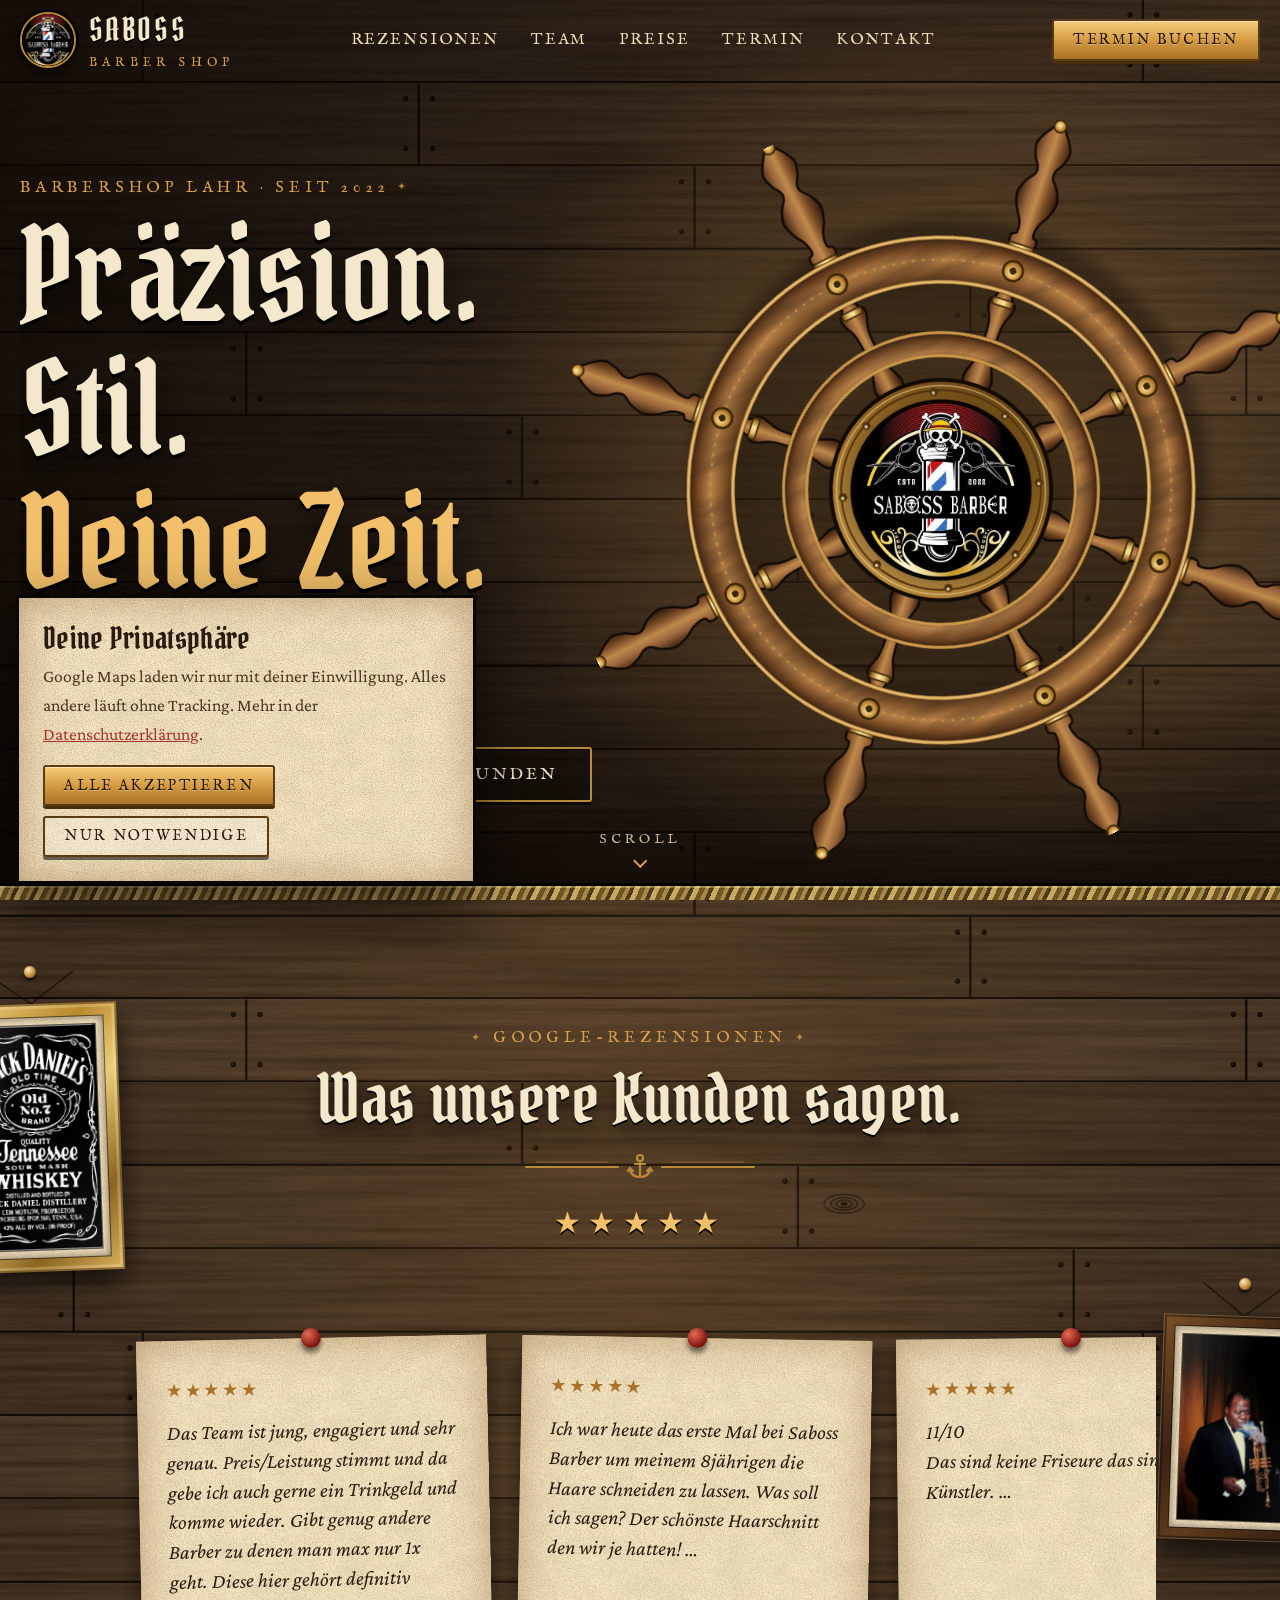
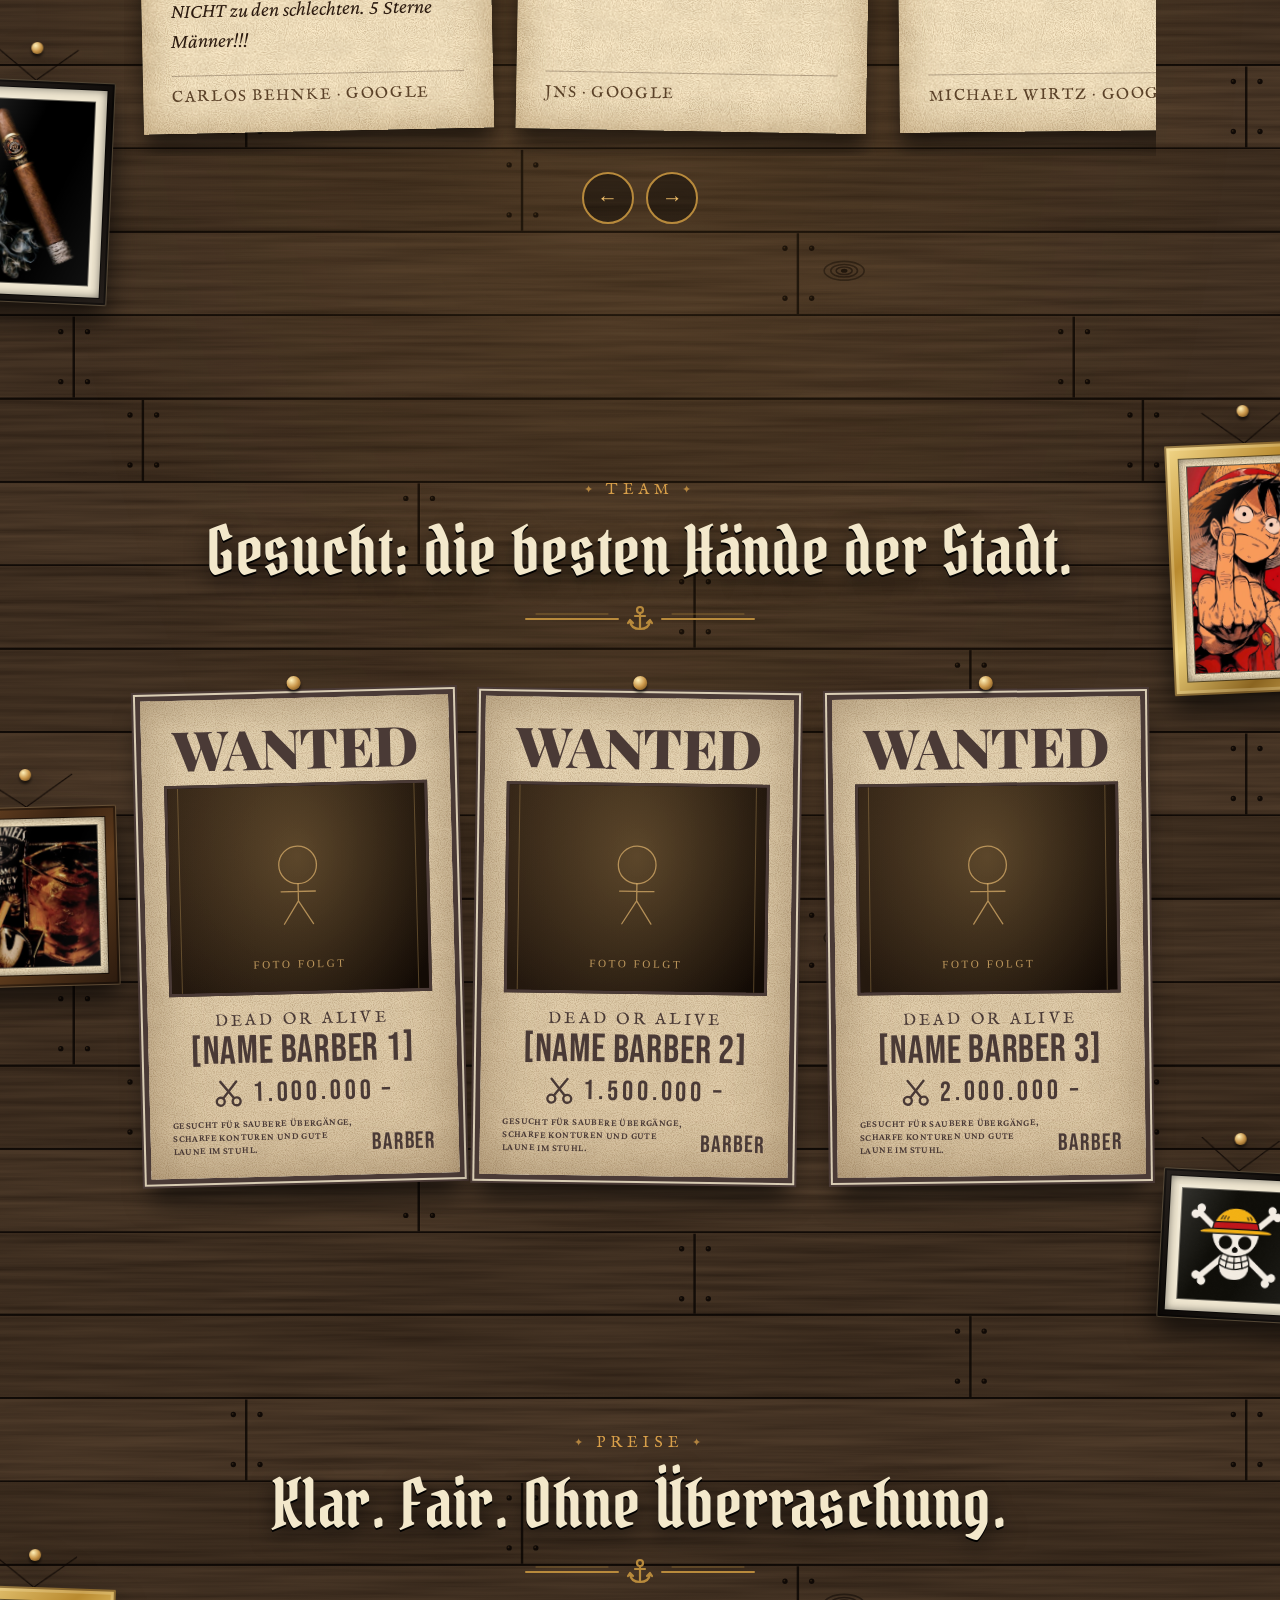
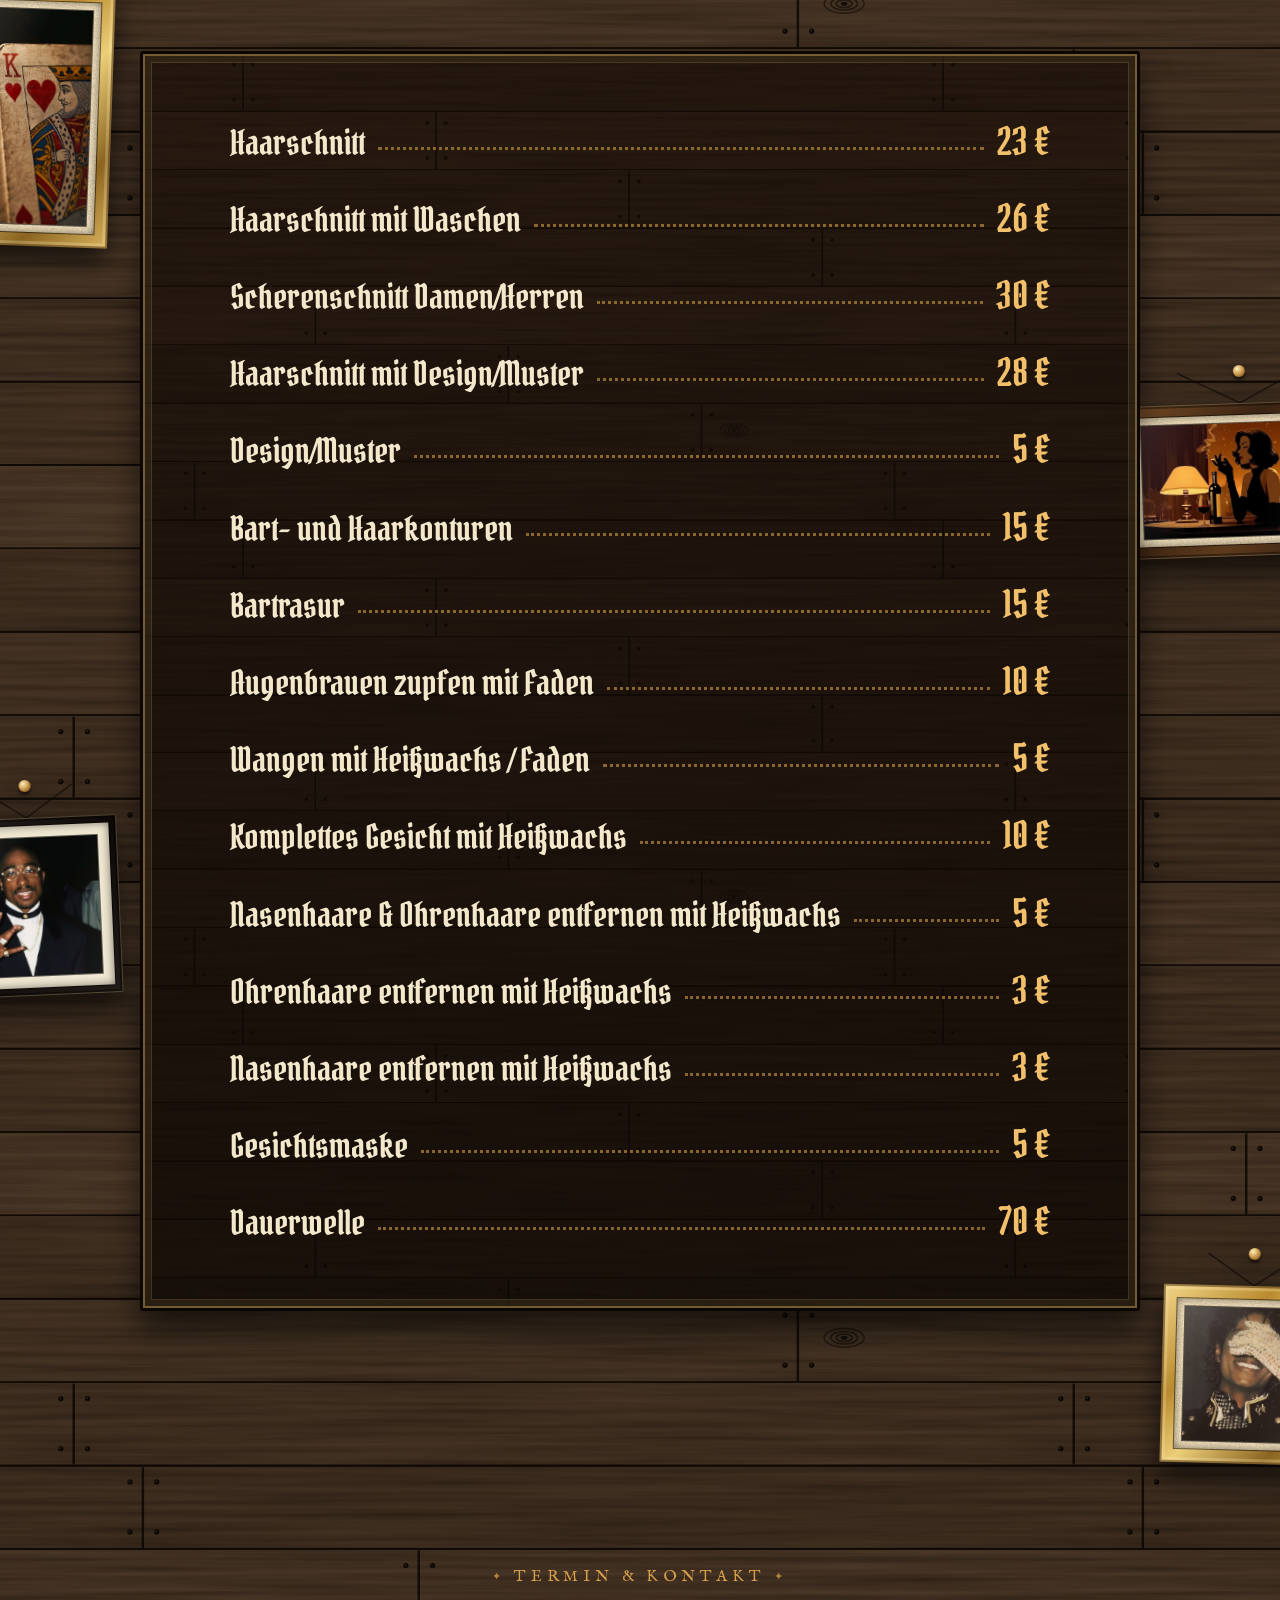
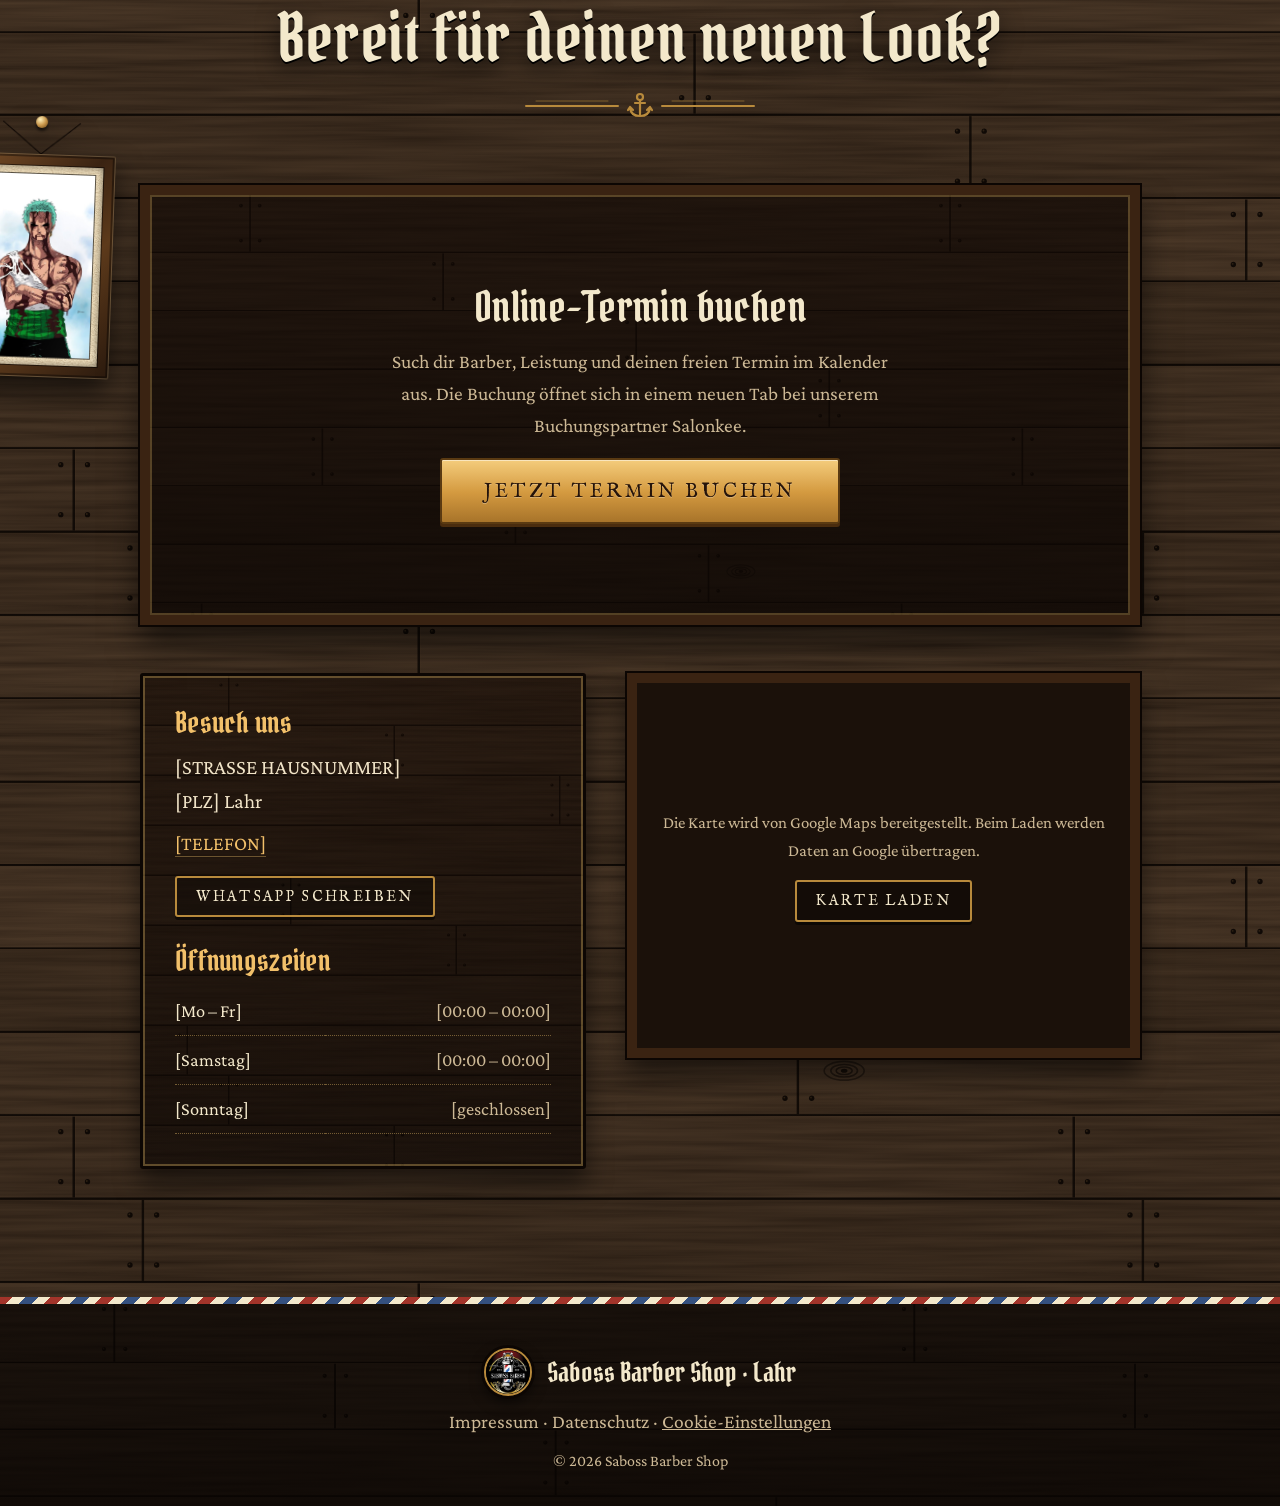
<file: index.html>
<!doctype html>
<html lang="de">
<head>
  <meta charset="utf-8">
  <meta name="viewport" content="width=device-width, initial-scale=1">
  <title>Saboss Barber Shop Lahr – Haarschnitt, Bart &amp; Rasur</title>
  <meta name="description" content="Saboss Barber Shop in Lahr: Haarschnitt, Fade, Bartpflege und Rasur. Echte Google-Bewertungen, Team und Online-Terminbuchung.">
  <meta name="theme-color" content="#160C06">
  <meta property="og:type" content="website">
  <meta property="og:title" content="Saboss Barber Shop Lahr">
  <meta property="og:description" content="Präzision. Stil. Deine Zeit. Jetzt Termin buchen.">
  <meta property="og:locale" content="de_DE">
  <meta property="og:image" content="assets/img/logo.png">
  <link rel="icon" href="assets/img/favicon.svg" type="image/svg+xml">
  <link rel="preload" href="assets/fonts/pirata-one.ttf" as="font" type="font/ttf" crossorigin>
  <link rel="stylesheet" href="css/style.css?v=202610080756">
</head>
<body>
  <a class="skip" href="#main">Zum Inhalt springen</a>

  <!-- HEADER -->
  <header class="header" id="header">
    <div class="wrap header__inner">
      <a class="logo" href="#top" aria-label="Saboss Barber Shop – Startseite">
        <img class="logo__img" src="assets/img/logo.png" width="56" height="56" alt="">
        <span class="logo__text"><strong>SABOSS</strong><small>Barber Shop</small></span>
      </a>
      <nav class="nav" aria-label="Hauptnavigation">
        <a href="#rezensionen">Rezensionen</a>
        <a href="#team">Team</a>
        <a href="#preise">Preise</a>
        <a href="#termin">Termin</a>
        <a href="#kontakt">Kontakt</a>
      </nav>
      <a class="btn btn--gold btn--sm header__book" href="https://salonkee.de/salon/saboss-barber?lang=de" target="_blank" rel="noopener">Termin buchen</a>
      <button class="burger" id="burger" type="button" aria-label="Menü öffnen" aria-expanded="false" aria-controls="overlay"><span></span><span></span></button>
    </div>
  </header>

  <div class="overlay" id="overlay" hidden>
    <nav aria-label="Mobile Navigation">
      <a href="#rezensionen">Rezensionen</a>
      <a href="#team">Team</a>
      <a href="#preise">Preise</a>
      <a href="#termin">Termin</a>
      <a href="#kontakt">Kontakt</a>
    </nav>
  </div>

  <main id="main">
    <!-- START: Text links, großes Steuerrad rechts (dreht sich beim Scrollen) -->
    <section class="hero" id="top" aria-labelledby="hero-title">
      <div class="wrap hero__inner">
        <div class="hero__text">
          <p class="eyebrow">Barbershop Lahr · Seit 2022</p>
          <h1 id="hero-title" class="hero__title">
            <span class="line"><span>Präzision.</span></span>
            <span class="line"><span>Stil.</span></span>
            <span class="line"><span class="gold">Deine Zeit.</span></span>
          </h1>
          <p class="hero__sub">Haarschnitt, Fade, Bart und Rasur – mit Zeit, Handwerk und einem Blick für Details.</p>
          <div class="hero__actions">
            <a class="btn btn--gold" href="https://salonkee.de/salon/saboss-barber?lang=de" target="_blank" rel="noopener">Termin buchen</a>
            <a class="btn btn--ghost" href="#rezensionen">Das sagen Kunden</a>
          </div>
        </div>
      </div>
      <div class="hero__wheelbox" aria-hidden="true">
        <img class="hero__wheel" id="wheel" src="assets/img/wheel.svg" width="1000" height="1000" alt="" fetchpriority="high">
        <img class="hero__logo" src="assets/img/logo.png" width="447" height="447" alt="">
      </div>
      <a class="scroll-hint" href="#rezensionen" aria-label="Nach unten scrollen"><span>Scroll</span><i></i></a>
    </section>

    <!-- Rest der Seite: Holzwand mit angenagelten Bildern im Hintergrund -->
    <div class="wall">
      <div class="pics" aria-hidden="true">
        <figure class="pic pic--l pic--gold" style="--w:170px;--t:2%;--r:-2deg"><i class="nail"></i><span class="pic__frame"><span class="pic__mat"><img src="assets/img/wall/whisky-etikett.jpg" width="736" height="1308" loading="lazy" alt=""></span></span></figure>
        <figure class="pic pic--r" style="--w:160px;--t:8%;--r:2deg"><i class="nail"></i><span class="pic__frame"><span class="pic__mat"><img src="assets/img/wall/trompeter.jpg" width="500" height="770" loading="lazy" alt=""></span></span></figure>
        <figure class="pic pic--l pic--black" style="--w:160px;--t:15%;--r:2.5deg"><i class="nail"></i><span class="pic__frame"><span class="pic__mat"><img src="assets/img/wall/zigarre.jpg" width="713" height="1087" loading="lazy" alt=""></span></span></figure>
        <figure class="pic pic--r pic--gold" style="--w:160px;--t:22%;--r:-2.5deg"><i class="nail"></i><span class="pic__frame"><span class="pic__mat"><img src="assets/img/wall/luffy-rot.jpg" width="675" height="1200" loading="lazy" alt=""></span></span></figure>
        <figure class="pic pic--l" style="--w:180px;--t:29%;--r:-1.5deg"><i class="nail"></i><span class="pic__frame"><span class="pic__mat"><img src="assets/img/wall/whisky-glas-zigarette.jpg" width="666" height="666" loading="lazy" alt=""></span></span></figure>
        <figure class="pic pic--r pic--black" style="--w:150px;--t:36%;--r:3deg"><i class="nail"></i><span class="pic__frame"><span class="pic__mat"><img src="assets/img/wall/jolly-roger.jpg" width="736" height="736" loading="lazy" alt=""></span></span></figure>
        <figure class="pic pic--l pic--gold" style="--w:165px;--t:44%;--r:2deg"><i class="nail"></i><span class="pic__frame"><span class="pic__mat"><img src="assets/img/wall/spielkarten.jpg" width="736" height="1308" loading="lazy" alt=""></span></span></figure>
        <figure class="pic pic--r" style="--w:240px;--t:52%;--r:-2deg"><i class="nail"></i><span class="pic__frame"><span class="pic__mat"><img src="assets/img/wall/wein-dame.jpg" width="736" height="414" loading="lazy" alt=""></span></span></figure>
        <figure class="pic pic--l pic--black" style="--w:180px;--t:60%;--r:-2.5deg"><i class="nail"></i><span class="pic__frame"><span class="pic__mat"><img src="assets/img/wall/rapper.jpg" width="736" height="728" loading="lazy" alt=""></span></span></figure>
        <figure class="pic pic--r pic--gold" style="--w:180px;--t:69%;--r:1.5deg"><i class="nail"></i><span class="pic__frame"><span class="pic__mat"><img src="assets/img/wall/handschuh.jpg" width="736" height="724" loading="lazy" alt=""></span></span></figure>
        <figure class="pic pic--l" style="--w:150px;--t:78%;--r:2deg"><i class="nail"></i><span class="pic__frame"><span class="pic__mat"><img src="assets/img/wall/zoro.jpg" width="736" height="1226" loading="lazy" alt=""></span></span></figure>
      </div>

      <!-- REZENSIONEN (nur 5-Sterne-Bewertungen, Originaltext von Google) -->
      <section class="section" id="rezensionen" aria-labelledby="reviews-title">
        <div class="wrap wrap--narrow">
          <header class="section__head">
            <p class="eyebrow">Google-Rezensionen</p>
            <h2 id="reviews-title">Was unsere Kunden sagen.</h2>
            <p class="stars-big" aria-label="5 von 5 Sternen">★★★★★</p>
          </header>
          <div class="slider" aria-roledescription="Karussell">
            <div class="slider__track" id="track" tabindex="0" aria-label="Kundenbewertungen">
              <figure class="review"><span class="stars" aria-label="5 von 5 Sternen">★★★★★</span><blockquote>Das Team ist jung, engagiert und sehr genau. Preis/Leistung stimmt und da gebe ich auch gerne ein Trinkgeld und komme wieder. Gibt genug andere Barber zu denen man max nur 1x geht. Diese hier gehört definitiv NICHT zu den schlechten. 5 Sterne Männer!!!</blockquote><figcaption>Carlos Behnke · Google</figcaption></figure>
              <figure class="review"><span class="stars" aria-label="5 von 5 Sternen">★★★★★</span><blockquote>Ich war heute das erste Mal bei Saboss Barber um meinem 8jährigen die Haare schneiden zu lassen. Was soll ich sagen? Der schönste Haarschnitt den wir je hatten! …</blockquote><figcaption>Jns · Google</figcaption></figure>
              <figure class="review"><span class="stars" aria-label="5 von 5 Sternen">★★★★★</span><blockquote>11/10<br>Das sind keine Friseure das sind Künstler. …</blockquote><figcaption>Michael Wirtz · Google</figcaption></figure>
              <figure class="review"><span class="stars" aria-label="5 von 5 Sternen">★★★★★</span><blockquote>Super Barber, sehr freundlich und schneiden immer gut. Man kommt meistens ein bißchen später drann als man den Termin ausgemacht hat (10-30min) aber sonst alles top.…</blockquote><figcaption>Hussam Alpedawi · Google</figcaption></figure>
              <figure class="review"><span class="stars" aria-label="5 von 5 Sternen">★★★★★</span><blockquote>Bin sehr zufrieden Top Personal, kinder sehr gut aufgenommen und willkommen, gutes Ergebnis, gerne wieder…</blockquote><figcaption>Alend Darwish Khalaf · Google</figcaption></figure>
              <figure class="review"><span class="stars" aria-label="5 von 5 Sternen">★★★★★</span><blockquote>Ich habe heute meine Haare dort geschnitten, ich bin sehr zufrieden damit und kann es nur weiter empfehlen. Die Mitarbeiter sind auch sehr freundlich und gastfreundlich ehrlich top was die mitarbeiten dort leisten.</blockquote><figcaption>S M · Google</figcaption></figure>
              <figure class="review"><span class="stars" aria-label="5 von 5 Sternen">★★★★★</span><blockquote>Ich komme wirklich gern her. Seit der Eröffnung seit vielen Jahren wirklich mein absoluter Lieblingsfrisör. …</blockquote><figcaption>Andre Angermeier · Google</figcaption></figure>
              <figure class="review"><span class="stars" aria-label="5 von 5 Sternen">★★★★★</span><blockquote>Schon von außen lud der Stil und die harmonische Einrichtung zum reinkommen ein. Ich wurde von allen freundlich begrüßt, mir wurde Kaffee angeboten und, ohne …</blockquote><figcaption>Márkó Honti · Google</figcaption></figure>
              <figure class="review"><span class="stars" aria-label="5 von 5 Sternen">★★★★★</span><blockquote>Sehr gute Friseure, keine Wartezeiten wie bei anderen auch wenn man mal kein Termin hat. Preislich Top, kann man allen nur empfehlen.</blockquote><figcaption>Markus · Google</figcaption></figure>
              <figure class="review"><span class="stars" aria-label="5 von 5 Sternen">★★★★★</span><blockquote>Super Freundlich. Super Haarschnitt. Habe direkt den nächsten Termin vereinbart. Nur zu empfehlen…</blockquote><figcaption>Keine Ahnung · Google</figcaption></figure>
              <figure class="review"><span class="stars" aria-label="5 von 5 Sternen">★★★★★</span><blockquote>So einen guten Friseur habe ich noch nie gesehen. Er schneidet die Haare perfekt und braucht dafür auch nicht so lange. Der Kundenservice ist ebenso sehr nett. 👍🏻…</blockquote><figcaption>Siepan Celik · Google</figcaption></figure>
              <figure class="review"><span class="stars" aria-label="5 von 5 Sternen">★★★★★</span><blockquote>Top Friseur und sehr nettes Personal nur zum empfehlen:)</blockquote><figcaption>Simon Bichler · Google</figcaption></figure>
              <figure class="review"><span class="stars" aria-label="5 von 5 Sternen">★★★★★</span><blockquote>Sehr netter Kundenservice und preisleistung top</blockquote><figcaption>VYME · Google</figcaption></figure>
              <figure class="review"><span class="stars" aria-label="5 von 5 Sternen">★★★★★</span><blockquote>Bester Friseur in Lahr und Umgebung.<br>Für Seiten und oben zahlt man 17€ was echt klar geht. …</blockquote><figcaption>Az örökmagyar · Google</figcaption></figure>
              <figure class="review"><span class="stars" aria-label="5 von 5 Sternen">★★★★★</span><blockquote>Ich wurde sehr freundlich empfangen und bin pünktlich zu meinem Termin drangekommen. Das Personal war sehr nett. Der Haarschnitt war ebenfalls sehr gut. Ein empfehlenswerter Friseur👍🏽…</blockquote><figcaption>Serdal Celik · Google</figcaption></figure>
              <figure class="review"><span class="stars" aria-label="5 von 5 Sternen">★★★★★</span><blockquote>Der Laden sieht sehr Sauber und geflegt aus. Das Personal ist sehr nett und freundlich mir wurde gleich etwas zu trinken angeboten. Mein Haarschnitt ist genauso …</blockquote><figcaption>Ramazan Nohutcu · Google</figcaption></figure>
            </div>
            <div class="slider__nav">
              <button type="button" class="round" data-dir="-1" aria-label="Vorherige Bewertungen">←</button>
              <button type="button" class="round" data-dir="1" aria-label="Nächste Bewertungen">→</button>
            </div>
          </div>
        </div>
      </section>

      <!-- TEAM: 3 Platzhalter -->
      <section class="section" id="team" aria-labelledby="team-title">
        <div class="wrap wrap--narrow">
          <header class="section__head">
            <p class="eyebrow">Team</p>
            <h2 id="team-title">Gesucht: die besten Hände der Stadt.</h2>
          </header>
          <!-- Fahndungsplakate: Foto (assets/img/team-1.jpg usw.) und Name ersetzen. Die Belohnung ist nur Spaß, gern anpassen. -->
          <div class="team">
            <article class="wanted">
              <h3 class="wanted__title">WANTED</h3>
              <div class="wanted__photo"><img src="assets/img/placeholder.svg" width="600" height="750" loading="lazy" alt="Porträt von [Name Barber 1]"></div>
              <p class="wanted__dead">DEAD OR ALIVE</p>
              <p class="wanted__name">[Name Barber 1]</p>
              <p class="wanted__bounty"><svg class="wanted__icon" viewBox="0 0 48 48" aria-hidden="true"><circle cx="12" cy="36" r="6"/><circle cx="36" cy="36" r="6"/><path d="M16 31 36 6M32 31 12 6"/></svg><span>1.000.000 –</span></p>
              <div class="wanted__foot"><p class="wanted__small">Gesucht für saubere Übergänge, scharfe Konturen und gute Laune im Stuhl.</p><p class="wanted__rank">BARBER</p></div>
            </article>
            <article class="wanted">
              <h3 class="wanted__title">WANTED</h3>
              <div class="wanted__photo"><img src="assets/img/placeholder.svg" width="600" height="750" loading="lazy" alt="Porträt von [Name Barber 2]"></div>
              <p class="wanted__dead">DEAD OR ALIVE</p>
              <p class="wanted__name">[Name Barber 2]</p>
              <p class="wanted__bounty"><svg class="wanted__icon" viewBox="0 0 48 48" aria-hidden="true"><circle cx="12" cy="36" r="6"/><circle cx="36" cy="36" r="6"/><path d="M16 31 36 6M32 31 12 6"/></svg><span>1.500.000 –</span></p>
              <div class="wanted__foot"><p class="wanted__small">Gesucht für saubere Übergänge, scharfe Konturen und gute Laune im Stuhl.</p><p class="wanted__rank">BARBER</p></div>
            </article>
            <article class="wanted">
              <h3 class="wanted__title">WANTED</h3>
              <div class="wanted__photo"><img src="assets/img/placeholder.svg" width="600" height="750" loading="lazy" alt="Porträt von [Name Barber 3]"></div>
              <p class="wanted__dead">DEAD OR ALIVE</p>
              <p class="wanted__name">[Name Barber 3]</p>
              <p class="wanted__bounty"><svg class="wanted__icon" viewBox="0 0 48 48" aria-hidden="true"><circle cx="12" cy="36" r="6"/><circle cx="36" cy="36" r="6"/><path d="M16 31 36 6M32 31 12 6"/></svg><span>2.000.000 –</span></p>
              <div class="wanted__foot"><p class="wanted__small">Gesucht für saubere Übergänge, scharfe Konturen und gute Laune im Stuhl.</p><p class="wanted__rank">BARBER</p></div>
            </article>
          </div>
        </div>
      </section>

      <!-- PREISE -->
      <section class="section" id="preise" aria-labelledby="prices-title">
        <div class="wrap wrap--narrow">
          <header class="section__head">
            <p class="eyebrow">Preise</p>
            <h2 id="prices-title">Klar. Fair. Ohne Überraschung.</h2>
          </header>
          <div class="menu">
            <ul class="prices">
              <li><span class="prices__name">Haarschnitt</span><span class="prices__dots" aria-hidden="true"></span><span class="prices__price">23&nbsp;€</span></li>
              <li><span class="prices__name">Haarschnitt mit Waschen</span><span class="prices__dots" aria-hidden="true"></span><span class="prices__price">26&nbsp;€</span></li>
              <li><span class="prices__name">Scherenschnitt Damen/Herren</span><span class="prices__dots" aria-hidden="true"></span><span class="prices__price">30&nbsp;€</span></li>
              <li><span class="prices__name">Haarschnitt mit Design/Muster</span><span class="prices__dots" aria-hidden="true"></span><span class="prices__price">28&nbsp;€</span></li>
              <li><span class="prices__name">Design/Muster</span><span class="prices__dots" aria-hidden="true"></span><span class="prices__price">5&nbsp;€</span></li>
              <li><span class="prices__name">Bart- und Haarkonturen</span><span class="prices__dots" aria-hidden="true"></span><span class="prices__price">15&nbsp;€</span></li>
              <li><span class="prices__name">Bartrasur</span><span class="prices__dots" aria-hidden="true"></span><span class="prices__price">15&nbsp;€</span></li>
              <li><span class="prices__name">Augenbrauen zupfen mit Faden</span><span class="prices__dots" aria-hidden="true"></span><span class="prices__price">10&nbsp;€</span></li>
              <li><span class="prices__name">Wangen mit Heißwachs / Faden</span><span class="prices__dots" aria-hidden="true"></span><span class="prices__price">5&nbsp;€</span></li>
              <li><span class="prices__name">Komplettes Gesicht mit Heißwachs</span><span class="prices__dots" aria-hidden="true"></span><span class="prices__price">10&nbsp;€</span></li>
              <li><span class="prices__name">Nasenhaare &amp; Ohrenhaare entfernen mit Heißwachs</span><span class="prices__dots" aria-hidden="true"></span><span class="prices__price">5&nbsp;€</span></li>
              <li><span class="prices__name">Ohrenhaare entfernen mit Heißwachs</span><span class="prices__dots" aria-hidden="true"></span><span class="prices__price">3&nbsp;€</span></li>
              <li><span class="prices__name">Nasenhaare entfernen mit Heißwachs</span><span class="prices__dots" aria-hidden="true"></span><span class="prices__price">3&nbsp;€</span></li>
              <li><span class="prices__name">Gesichtsmaske</span><span class="prices__dots" aria-hidden="true"></span><span class="prices__price">5&nbsp;€</span></li>
              <li><span class="prices__name">Dauerwelle</span><span class="prices__dots" aria-hidden="true"></span><span class="prices__price">70&nbsp;€</span></li>
            </ul>
          </div>
        </div>
      </section>

      <!-- TERMIN + KONTAKT -->
      <section class="section" id="termin" aria-labelledby="book-title">
        <div class="wrap wrap--narrow">
          <header class="section__head">
            <p class="eyebrow">Termin &amp; Kontakt</p>
            <h2 id="book-title">Bereit für deinen neuen Look?</h2>
          </header>

          <!-- Buchung läuft über Salonkee; der Link öffnet den Kalender in einem neuen Tab -->
          <div class="booking" id="booking">
            <div class="booking__gate">
              <h3>Online-Termin buchen</h3>
              <p class="booking__hint">Such dir Barber, Leistung und deinen freien Termin im Kalender aus. Die Buchung öffnet sich in einem neuen Tab bei unserem Buchungspartner Salonkee.</p>
              <a class="btn btn--gold btn--lg" href="https://salonkee.de/salon/saboss-barber?lang=de" target="_blank" rel="noopener">Jetzt Termin buchen</a>
            </div>
          </div>

          <div class="contact" id="kontakt">
            <div class="contact__info">
              <h3>Besuch uns</h3>
              <address>[STRASSE HAUSNUMMER]<br>[PLZ] Lahr</address>
              <p><a class="link" href="tel:[TELEFON]">[TELEFON]</a></p>
              <a class="btn btn--ghost btn--sm" href="https://wa.me/[WHATSAPP-NUMMER-OHNE-PLUS]" target="_blank" rel="noopener">WhatsApp schreiben</a>
              <h3>Öffnungszeiten</h3>
              <table class="hours">
                <caption class="sr">Öffnungszeiten</caption>
                <tbody>
                  <tr><th scope="row">[Mo – Fr]</th><td>[00:00 – 00:00]</td></tr>
                  <tr><th scope="row">[Samstag]</th><td>[00:00 – 00:00]</td></tr>
                  <tr><th scope="row">[Sonntag]</th><td>[geschlossen]</td></tr>
                </tbody>
              </table>
            </div>
            <div class="map" id="map" data-src="https://www.google.com/maps?q=Saboss+Barber+Lahr&output=embed">
              <div class="map__gate">
                <p>Die Karte wird von Google Maps bereitgestellt. Beim Laden werden Daten an Google übertragen.</p>
                <button class="btn btn--ghost btn--sm" type="button" id="load-map">Karte laden</button>
              </div>
            </div>
          </div>
        </div>
      </section>
    </div>
  </main>

  <footer class="footer">
    <div class="wrap footer__inner">
      <p class="footer__brand"><img class="logo__img" src="assets/img/logo.png" width="48" height="48" alt="" loading="lazy"> <span>Saboss Barber Shop · Lahr</span></p>
      <p class="footer__links"><a href="impressum.html">Impressum</a> · <a href="datenschutz.html">Datenschutz</a> · <button type="button" class="linkbtn" id="cookie-settings">Cookie-Einstellungen</button></p>
      <p class="footer__copy">© <span id="year">2022</span> Saboss Barber Shop</p>
    </div>
  </footer>

  <a class="sticky-book" href="https://salonkee.de/salon/saboss-barber?lang=de" target="_blank" rel="noopener">Termin buchen</a>

  <!-- Schere: wandert beim Scrollen von rechts nach links, schneidet auf/zu und hinterlässt eine Schnittlinie -->
  <div class="snip" aria-hidden="true">
    <i class="snip__line"></i>
    <svg class="snip__scissors" id="scissors" viewBox="-112 -50 212 100">
      <defs>
        <linearGradient id="snipMetal" x1="0" y1="0" x2="0" y2="1"><stop offset="0" stop-color="#f4f1ea"/><stop offset=".45" stop-color="#bfc3c8"/><stop offset="1" stop-color="#6d7277"/></linearGradient>
        <linearGradient id="snipBrass" x1="0" y1="0" x2="1" y2="1"><stop offset="0" stop-color="#fbe6a0"/><stop offset=".5" stop-color="#c9964a"/><stop offset="1" stop-color="#6b4a1c"/></linearGradient>
        <g id="snipHalf">
          <path d="M0 0 L50 19" stroke="#2a170a" stroke-width="12" stroke-linecap="round"/>
          <path d="M0 0 L50 19" stroke="url(#snipBrass)" stroke-width="8" stroke-linecap="round"/>
          <ellipse cx="68" cy="26" rx="19" ry="13" transform="rotate(22 68 26)" fill="none" stroke="#2a170a" stroke-width="10"/>
          <ellipse cx="68" cy="26" rx="19" ry="13" transform="rotate(22 68 26)" fill="none" stroke="url(#snipBrass)" stroke-width="6"/>
          <path d="M12 -11 L-100 -1.5 L-100 1 L12 4 Z" fill="url(#snipMetal)" stroke="#2a2d30" stroke-width="2" stroke-linejoin="round"/>
          <path d="M8 -8 L-92 -1" stroke="#fff" stroke-width="1.6" opacity=".7" stroke-linecap="round"/>
        </g>
      </defs>
      <g id="bladeB"><use href="#snipHalf" transform="scale(1 -1)"/></g>
      <g id="bladeA"><use href="#snipHalf"/></g>
      <circle r="9" fill="url(#snipBrass)" stroke="#2a170a" stroke-width="2.5"/>
      <path d="M-5 -2 L5 2" stroke="#2a170a" stroke-width="2" stroke-linecap="round"/>
    </svg>
  </div>


  <!-- Einwilligung (DSGVO): Karte und Buchungssystem laden erst nach Klick -->
  <div class="consent" id="consent" role="dialog" aria-labelledby="consent-title" aria-modal="false" hidden>
    <h2 id="consent-title">Deine Privatsphäre</h2>
    <p>Google Maps laden wir nur mit deiner Einwilligung. Alles andere läuft ohne Tracking. Mehr in der <a href="datenschutz.html">Datenschutzerklärung</a>.</p>
    <div class="consent__actions">
      <button type="button" class="btn btn--gold btn--sm" data-consent-choice="all">Alle akzeptieren</button>
      <button type="button" class="btn btn--ghost btn--sm" data-consent-choice="necessary">Nur notwendige</button>
    </div>
  </div>

  <script src="js/main.js?v=202610080756" defer></script>
</body>
</html>
</file>
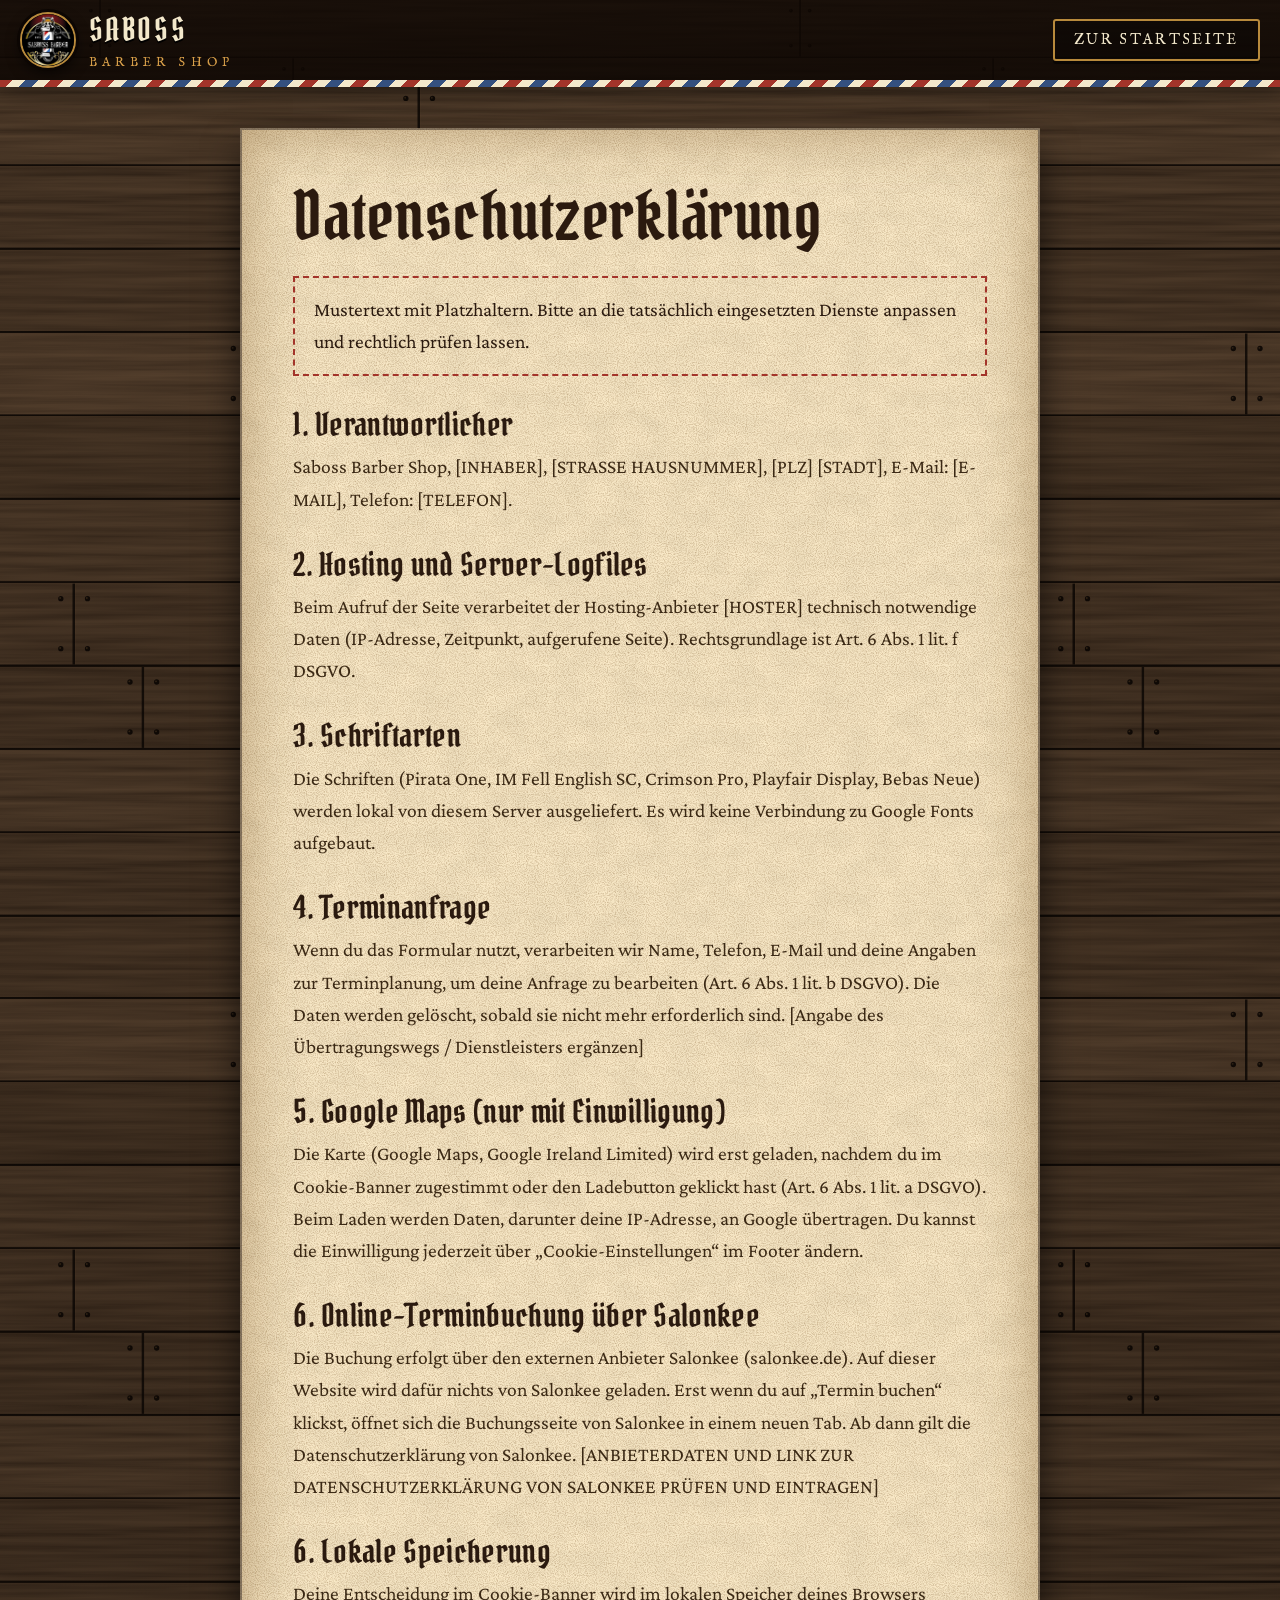
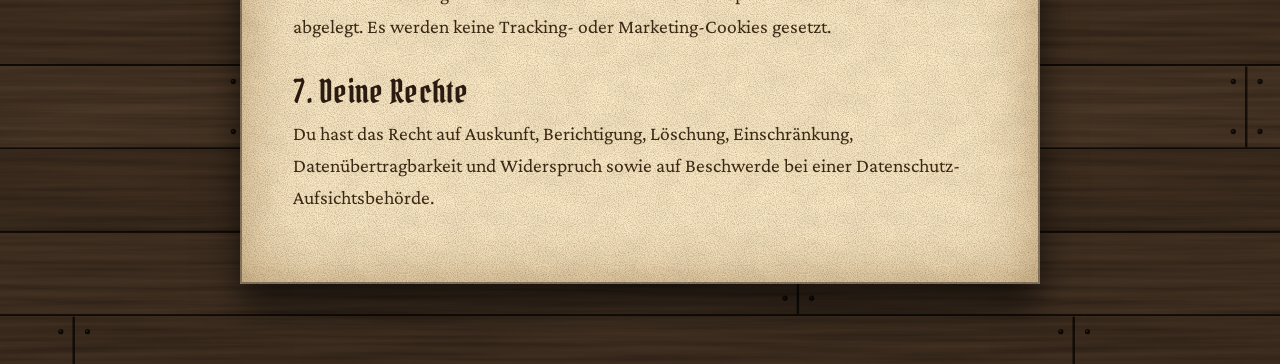
<file: datenschutz.html>
<!doctype html>
<html lang="de">
<head>
  <meta charset="utf-8">
  <meta name="viewport" content="width=device-width, initial-scale=1">
  <title>Datenschutz – Saboss Barber Shop</title>
  <meta name="robots" content="noindex">
  <meta name="theme-color" content="#160C06">
  <link rel="icon" href="assets/img/favicon.svg" type="image/svg+xml">
  <link rel="stylesheet" href="css/style.css?v=202610080756">
</head>
<body class="page-legal">
  <header class="header is-solid">
    <div class="wrap header__inner">
      <a class="logo" href="index.html"><img class="logo__img" src="assets/img/logo.png" width="56" height="56" alt=""><span class="logo__text"><strong>SABOSS</strong><small>Barber Shop</small></span></a>
      <a class="btn btn--ghost btn--sm" href="index.html" style="margin-left:auto">Zur Startseite</a>
    </div>
  </header>
  <main class="wrap legal">
    <h1>Datenschutzerklärung</h1>
    <p class="notice">Mustertext mit Platzhaltern. Bitte an die tatsächlich eingesetzten Dienste anpassen und rechtlich prüfen lassen.</p>
    <h2>1. Verantwortlicher</h2>
    <p>Saboss Barber Shop, [INHABER], [STRASSE HAUSNUMMER], [PLZ] [STADT], E-Mail: [E-MAIL], Telefon: [TELEFON].</p>
    <h2>2. Hosting und Server-Logfiles</h2>
    <p>Beim Aufruf der Seite verarbeitet der Hosting-Anbieter [HOSTER] technisch notwendige Daten (IP-Adresse, Zeitpunkt, aufgerufene Seite). Rechtsgrundlage ist Art. 6 Abs. 1 lit. f DSGVO.</p>
    <h2>3. Schriftarten</h2>
    <p>Die Schriften (Pirata One, IM Fell English SC, Crimson Pro, Playfair Display, Bebas Neue) werden lokal von diesem Server ausgeliefert. Es wird keine Verbindung zu Google Fonts aufgebaut.</p>
    <h2>4. Terminanfrage</h2>
    <p>Wenn du das Formular nutzt, verarbeiten wir Name, Telefon, E-Mail und deine Angaben zur Terminplanung, um deine Anfrage zu bearbeiten (Art. 6 Abs. 1 lit. b DSGVO). Die Daten werden gelöscht, sobald sie nicht mehr erforderlich sind. [Angabe des Übertragungswegs / Dienstleisters ergänzen]</p>
    <h2>5. Google Maps (nur mit Einwilligung)</h2>
    <p>Die Karte (Google Maps, Google Ireland Limited) wird erst geladen, nachdem du im Cookie-Banner zugestimmt oder den Ladebutton geklickt hast (Art. 6 Abs. 1 lit. a DSGVO). Beim Laden werden Daten, darunter deine IP-Adresse, an Google übertragen. Du kannst die Einwilligung jederzeit über „Cookie-Einstellungen“ im Footer ändern.</p>
    <h2>6. Online-Terminbuchung über Salonkee</h2>
    <p>Die Buchung erfolgt über den externen Anbieter Salonkee (salonkee.de). Auf dieser Website wird dafür nichts von Salonkee geladen. Erst wenn du auf „Termin buchen“ klickst, öffnet sich die Buchungsseite von Salonkee in einem neuen Tab. Ab dann gilt die Datenschutzerklärung von Salonkee. [ANBIETERDATEN UND LINK ZUR DATENSCHUTZERKLÄRUNG VON SALONKEE PRÜFEN UND EINTRAGEN]</p>
    <h2>6. Lokale Speicherung</h2>
    <p>Deine Entscheidung im Cookie-Banner wird im lokalen Speicher deines Browsers abgelegt. Es werden keine Tracking- oder Marketing-Cookies gesetzt.</p>
    <h2>7. Deine Rechte</h2>
    <p>Du hast das Recht auf Auskunft, Berichtigung, Löschung, Einschränkung, Datenübertragbarkeit und Widerspruch sowie auf Beschwerde bei einer Datenschutz-Aufsichtsbehörde.</p>

  </main>
</body>
</html>
</file>
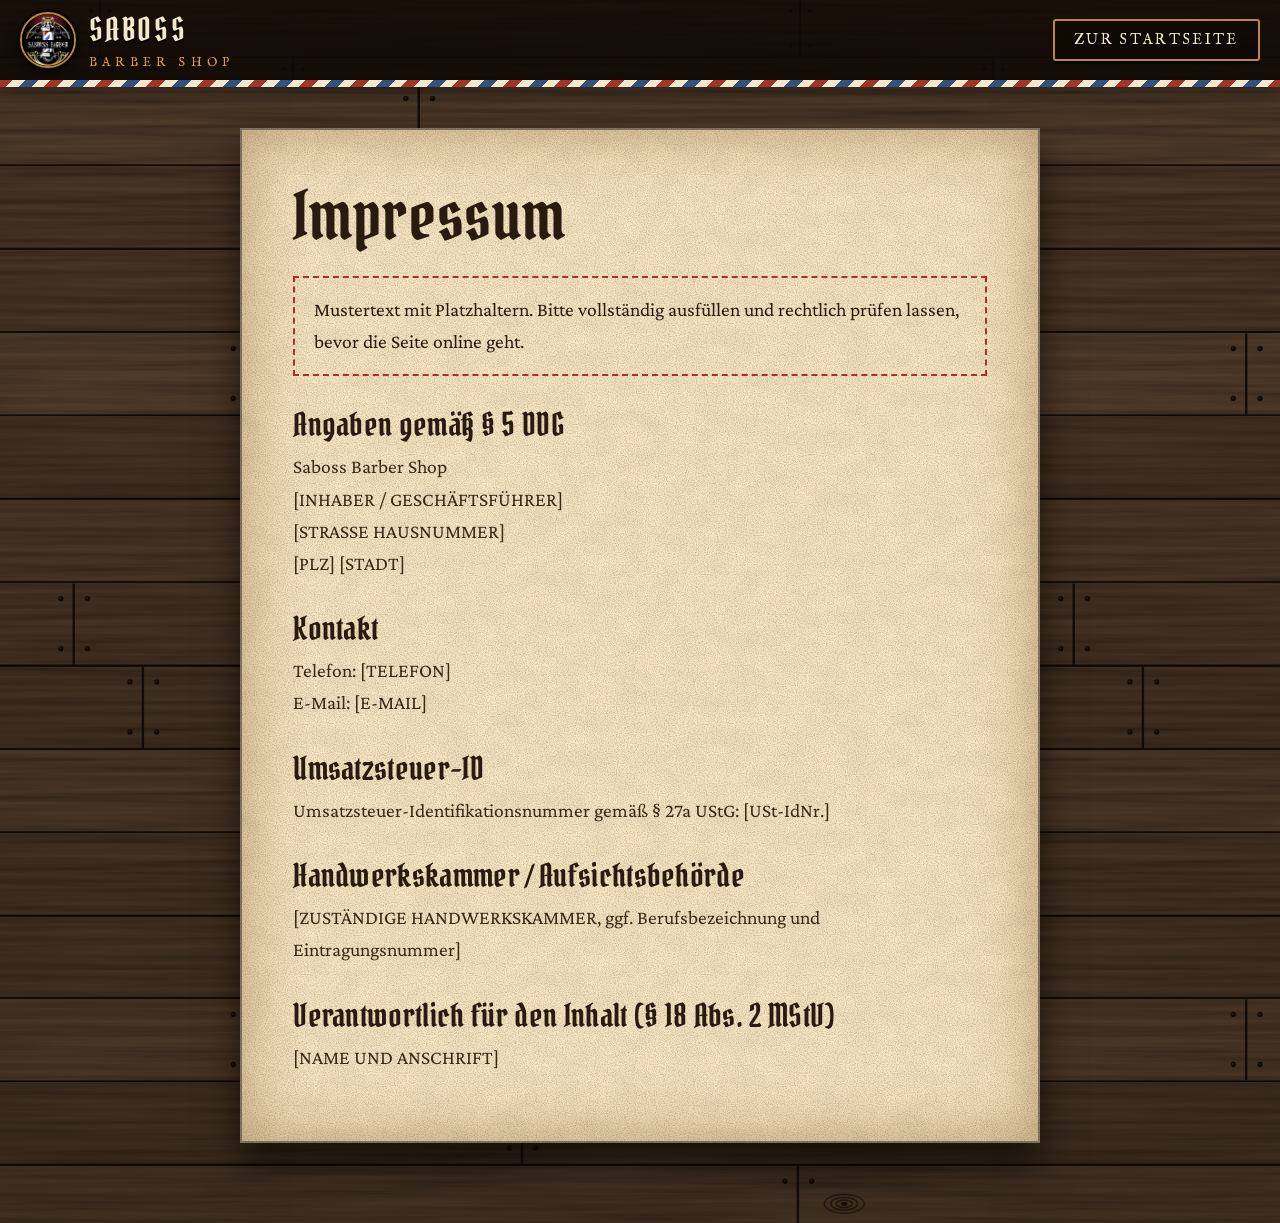
<file: impressum.html>
<!doctype html>
<html lang="de">
<head>
  <meta charset="utf-8">
  <meta name="viewport" content="width=device-width, initial-scale=1">
  <title>Impressum – Saboss Barber Shop</title>
  <meta name="robots" content="noindex">
  <meta name="theme-color" content="#160C06">
  <link rel="icon" href="assets/img/favicon.svg" type="image/svg+xml">
  <link rel="stylesheet" href="css/style.css?v=202610080756">
</head>
<body class="page-legal">
  <header class="header is-solid">
    <div class="wrap header__inner">
      <a class="logo" href="index.html"><img class="logo__img" src="assets/img/logo.png" width="56" height="56" alt=""><span class="logo__text"><strong>SABOSS</strong><small>Barber Shop</small></span></a>
      <a class="btn btn--ghost btn--sm" href="index.html" style="margin-left:auto">Zur Startseite</a>
    </div>
  </header>
  <main class="wrap legal">
    <h1>Impressum</h1>
    <p class="notice">Mustertext mit Platzhaltern. Bitte vollständig ausfüllen und rechtlich prüfen lassen, bevor die Seite online geht.</p>
    <h2>Angaben gemäß § 5 DDG</h2>
    <p>Saboss Barber Shop<br>[INHABER / GESCHÄFTSFÜHRER]<br>[STRASSE HAUSNUMMER]<br>[PLZ] [STADT]</p>
    <h2>Kontakt</h2>
    <p>Telefon: [TELEFON]<br>E-Mail: [E-MAIL]</p>
    <h2>Umsatzsteuer-ID</h2>
    <p>Umsatzsteuer-Identifikationsnummer gemäß § 27a UStG: [USt-IdNr.]</p>
    <h2>Handwerkskammer / Aufsichtsbehörde</h2>
    <p>[ZUSTÄNDIGE HANDWERKSKAMMER, ggf. Berufsbezeichnung und Eintragungsnummer]</p>
    <h2>Verantwortlich für den Inhalt (§ 18 Abs. 2 MStV)</h2>
    <p>[NAME UND ANSCHRIFT]</p>

  </main>
</body>
</html>
</file>
<file: css/style.css>
/* Saboss Barber Shop – dunkles Holz, Messing, Piraten-Steuerrad */
@font-face { font-family: "Pirata One"; src: url("../assets/fonts/pirata-one.ttf") format("truetype"); font-weight: 400; font-display: swap; }
@font-face { font-family: "IM Fell English SC"; src: url("../assets/fonts/im-fell-english-sc.ttf") format("truetype"); font-weight: 400; font-display: swap; }
@font-face { font-family: "Playfair Display"; src: url("../assets/fonts/playfair-display-900.ttf") format("truetype"); font-weight: 900; font-display: swap; }
@font-face { font-family: "Bebas Neue"; src: url("../assets/fonts/bebas-neue.ttf") format("truetype"); font-weight: 400; font-display: swap; }
@font-face { font-family: "Crimson Pro"; src: url("../assets/fonts/crimson-pro-400.ttf") format("truetype"); font-weight: 400; font-style: normal; font-display: swap; }
@font-face { font-family: "Crimson Pro"; src: url("../assets/fonts/crimson-pro-600.ttf") format("truetype"); font-weight: 600; font-style: normal; font-display: swap; }
@font-face { font-family: "Crimson Pro"; src: url("../assets/fonts/crimson-pro-italic.ttf") format("truetype"); font-weight: 400; font-style: italic; font-display: swap; }

:root {
  --wood-dark: #130a05;
  --amber: #d9a04a;
  --amber-hi: #f2c06a;
  --brass: #b88a3c;
  --paper: #ead9b2;
  --ink: #2b1a0f;
  --red: #a3342a;
  --blue: #34507f;
  --cream: #f3e8cb;
  --text: #f1e4c8;
  --muted: #cdb996;
  --display: "Pirata One", "IM Fell English SC", Georgia, serif;
  --label: "IM Fell English SC", Georgia, "Times New Roman", serif;
  --body: "Crimson Pro", Georgia, "Times New Roman", serif;
  --planks: url("../assets/img/wood-planks.svg");
  --paper-tex: url("../assets/img/paper.svg");
  --stripe: repeating-linear-gradient(135deg, #a3342a 0 9px, #f3e8cb 9px 18px, #34507f 18px 27px, #f3e8cb 27px 36px);
  --header-h: 80px;
  --ease: cubic-bezier(.2, .7, .2, 1);
}

*, *::before, *::after { box-sizing: border-box; }
html { scroll-behavior: smooth; scroll-padding-top: calc(var(--header-h) + 8px); -webkit-text-size-adjust: 100%; }
body {
  margin: 0; color: var(--text); font: 400 1.22rem/1.65 var(--body); -webkit-font-smoothing: antialiased; overflow-x: hidden;
  background: linear-gradient(rgba(10, 5, 2, .52), rgba(10, 5, 2, .6)), var(--planks) 0 0 / 1000px auto, var(--wood-dark);
}
img, svg, video { display: block; max-width: 100%; }
a { color: inherit; text-decoration: none; }
h1, h2, h3 { font-family: var(--display); font-weight: 400; line-height: 1.05; margin: 0; letter-spacing: .01em; }
h2 { font-size: clamp(2.5rem, 5.4vw, 4.2rem); color: var(--cream); text-shadow: 0 2px 0 #000, 0 8px 22px rgba(0, 0, 0, .6); }
h3 { font-size: 1.8rem; color: var(--cream); }
p { margin: 0 0 1rem; color: var(--muted); }
:focus-visible { outline: 2px solid var(--amber-hi); outline-offset: 3px; }
[hidden] { display: none !important; }
.sr { position: absolute; width: 1px; height: 1px; overflow: hidden; clip: rect(0 0 0 0); white-space: nowrap; }
.skip { position: fixed; left: 12px; top: -60px; z-index: 200; background: var(--amber); color: #1a0e06; padding: 10px 16px; border-radius: 3px; transition: top .2s; }
.skip:focus { top: 12px; }
.wrap { width: min(1240px, 100% - 32px); margin-inline: auto; }
.wrap--narrow { width: min(1000px, 100% - 32px); }
.link { color: var(--amber-hi); border-bottom: 1px solid rgba(224, 183, 101, .4); padding-bottom: 2px; transition: color .3s, border-color .3s; }
.link:hover { color: var(--cream); border-color: var(--amber); }
.linkbtn { background: none; border: 0; padding: 0; color: inherit; font: inherit; text-decoration: underline; cursor: pointer; }
.eyebrow { color: var(--amber); font: 400 1rem var(--label); text-transform: uppercase; letter-spacing: .3em; margin-bottom: 1rem; }
.eyebrow::before, .eyebrow::after { content: "✦"; margin: 0 .7em; font-size: .7em; vertical-align: .12em; opacity: .75; }
.hero .eyebrow::before { display: none; }

/* Buttons – Messing */
.btn {
  position: relative; display: inline-flex; align-items: center; justify-content: center; gap: .6rem; white-space: nowrap;
  padding: .95rem 2rem; border: 2px solid var(--brass); background: rgba(0, 0, 0, .3); color: var(--cream);
  font: 400 1.05rem var(--label); letter-spacing: .16em; text-transform: uppercase; cursor: pointer; border-radius: 3px;
  box-shadow: 0 3px 0 rgba(0, 0, 0, .55); transition: transform .2s var(--ease), box-shadow .2s var(--ease), background .3s;
}
.btn:hover { transform: translateY(-2px); box-shadow: 0 5px 0 rgba(0, 0, 0, .55), 0 10px 18px rgba(0, 0, 0, .4); }
.btn:active { transform: translateY(2px); box-shadow: 0 1px 0 rgba(0, 0, 0, .55); }
.btn--gold { background: linear-gradient(#f4cc7c, #d49a40 52%, #a8742a); color: #26140a; border-color: #5a3a12; text-shadow: 0 1px 0 rgba(255, 255, 255, .3); box-shadow: 0 3px 0 #4a2c0e, inset 0 1px 0 rgba(255, 255, 255, .5); }
.btn--gold:hover { background: linear-gradient(#fadc94, #e0a94c 52%, #b8832f); box-shadow: 0 5px 0 #4a2c0e, 0 12px 20px rgba(0, 0, 0, .45), inset 0 1px 0 rgba(255, 255, 255, .5); }
.btn--ghost:hover { background: rgba(217, 160, 74, .16); }
.btn--sm { padding: .6rem 1.2rem; font-size: .92rem; }
.btn--lg { padding: 1.15rem 2.6rem; font-size: 1.25rem; }

/* Header */
.header { position: fixed; inset: 0 0 auto; z-index: 100; height: var(--header-h); transition: background .4s, box-shadow .4s; }
.header::after { content: ""; position: absolute; left: 0; right: 0; bottom: -7px; height: 7px; background: var(--stripe); background-size: 51px 51px; opacity: 0; transition: opacity .4s; animation: barber 6s linear infinite; }
@keyframes barber { to { background-position: 51px 0; } }
.header.is-solid { background: linear-gradient(rgba(14, 7, 3, .88), rgba(14, 7, 3, .94)), var(--planks) 0 0 / 700px auto; box-shadow: 0 8px 24px rgba(0, 0, 0, .5); }
.header.is-solid::after { opacity: 1; }
.header__inner { height: 100%; display: flex; align-items: center; gap: 1.6rem; }
.logo { display: inline-flex; align-items: center; gap: .8rem; color: var(--cream); }
.logo__img { width: 56px; height: 56px; border-radius: 50%; border: 2px solid var(--brass); object-fit: cover; background: #000; box-shadow: 0 0 0 3px #0c0603, 0 6px 14px rgba(0, 0, 0, .6); }
.logo__text { display: flex; flex-direction: column; line-height: 1; }
.logo strong { font: 400 2rem var(--display); letter-spacing: .08em; text-shadow: 0 2px 0 #000; }
.logo small { white-space: nowrap; font: 400 .78rem var(--label); letter-spacing: .42em; text-transform: uppercase; color: var(--amber); margin-top: .3rem; }
.nav { display: flex; gap: 2rem; margin-inline: auto; }
.nav a { position: relative; white-space: nowrap; font: 400 1rem var(--label); letter-spacing: .12em; text-transform: uppercase; color: #ecdcba; padding: .4rem 0; }
.nav a::after { content: ""; position: absolute; left: 0; right: 100%; bottom: 0; height: 2px; background: var(--amber); transition: right .35s var(--ease); }
.nav a:hover::after, .nav a:focus-visible::after { right: 0; }
.burger { display: none; margin-left: auto; width: 46px; height: 46px; background: none; border: 0; cursor: pointer; position: relative; }
.burger span { position: absolute; left: 10px; right: 10px; height: 3px; border-radius: 2px; background: var(--cream); transition: transform .35s var(--ease), top .35s var(--ease); }
.burger span:first-child { top: 17px; } .burger span:last-child { top: 27px; }
.burger[aria-expanded="true"] span:first-child { top: 22px; transform: rotate(45deg); }
.burger[aria-expanded="true"] span:last-child { top: 22px; transform: rotate(-45deg); }
.overlay { position: fixed; inset: 0; z-index: 90; background: linear-gradient(rgba(12, 6, 3, .94), rgba(12, 6, 3, .97)), var(--planks) 0 0 / 700px auto; display: flex; flex-direction: column; justify-content: center; align-items: center; opacity: 0; transition: opacity .35s; }
.overlay.is-open { opacity: 1; }
.overlay nav { display: flex; flex-direction: column; align-items: center; gap: .6rem; }
.overlay nav a { font: 400 clamp(2.6rem, 12vw, 3.6rem) var(--display); text-shadow: 0 3px 0 #000; }
.overlay nav a:hover { color: var(--amber-hi); }
.sticky-book { display: none; }

/* START */
.hero { position: relative; min-height: 100svh; display: flex; align-items: center; overflow: hidden; isolation: isolate; }
.hero::before { content: ""; position: absolute; inset: 0; z-index: -2; background:
  radial-gradient(ellipse 52% 70% at 74% 50%, rgba(224, 160, 70, .3), transparent 70%),
  linear-gradient(90deg, rgba(8, 4, 2, .78) 0%, rgba(8, 4, 2, .3) 55%, rgba(8, 4, 2, .1) 100%),
  linear-gradient(0deg, rgba(8, 4, 2, .75) 0%, transparent 25%); }
.hero::after { content: ""; position: absolute; left: 0; right: 0; bottom: 0; height: 14px; z-index: 3; background: repeating-linear-gradient(115deg, #c9a862 0 5px, #6f5424 5px 10px, #a88a48 10px 14px, #4e3a18 14px 18px); box-shadow: 0 -3px 0 rgba(0, 0, 0, .7), inset 0 2px 0 rgba(255, 235, 170, .35); }
.hero__inner { position: relative; z-index: 2; padding-top: var(--header-h); }
.hero__text { max-width: 640px; }
.hero__wheelbox { position: absolute; z-index: 1; right: -5vmin; top: 50%; width: min(92vh, 60vw); aspect-ratio: 1; margin-top: calc(var(--header-h) / 2); transform: translateY(-50%); }
.hero__wheel { --rot: 0deg; position: absolute; inset: 0; width: 100%; height: 100%; transform: rotate(var(--rot)); will-change: transform; }
.hero__logo { position: absolute; left: 50%; top: 50%; width: 23%; height: auto; aspect-ratio: 1; margin: -11.5% 0 0 -11.5%; border-radius: 50%; object-fit: cover; background: #000; box-shadow: 0 0 0 2px #0c0603, 0 0 30px rgba(0, 0, 0, .7); }
.hero__title { font-size: clamp(3.6rem, min(10vw, 15svh), 8.6rem); line-height: .95; color: var(--cream); text-shadow: 0 4px 0 #000, 0 14px 34px rgba(0, 0, 0, .7); }
.hero__title .line { display: block; overflow: hidden; padding: 0 0 .1em; }
.hero__title .line > span { display: block; transform: translateY(105%); animation: rise 1.1s var(--ease) forwards; }
.hero__title .line:nth-child(2) > span { animation-delay: .15s; } .hero__title .line:nth-child(3) > span { animation-delay: .3s; }
@keyframes rise { to { transform: none; } }
.hero__title .gold { color: var(--amber-hi); }
.hero__sub { max-width: 32rem; margin: 1.6rem 0 2.2rem; font-size: 1.5rem; line-height: 1.45; color: #e3d3b0; text-shadow: 0 2px 8px #000; }
.hero__actions { display: flex; flex-wrap: wrap; gap: 1.1rem; }
.scroll-hint { position: absolute; z-index: 2; left: 50%; bottom: 34px; transform: translateX(-50%); display: flex; flex-direction: column; align-items: center; gap: .5rem; font: 400 .85rem var(--label); letter-spacing: .3em; text-transform: uppercase; color: var(--muted); }
.scroll-hint i { width: 10px; height: 10px; border-right: 2px solid var(--amber); border-bottom: 2px solid var(--amber); transform: rotate(45deg); animation: bounce 2s ease-in-out infinite; }
@keyframes bounce { 0%, 100% { translate: 0 0; opacity: .5; } 50% { translate: 0 8px; opacity: 1; } }

/* Holzwand mit angenagelten Bildern */
.wall { position: relative; overflow-x: clip; }
.wall::before { content: ""; position: absolute; inset: 0; background: radial-gradient(ellipse 70% 40% at 50% 8%, rgba(224, 160, 70, .12), transparent 70%); pointer-events: none; }
.pics { position: absolute; inset: 0; z-index: 0; pointer-events: none; }
.pic { --gut: calc((100vw - 1000px) / 2 - var(--w) - 24px); position: absolute; top: var(--t); width: var(--w); margin: 0; rotate: var(--r, 0deg); transform-origin: 50% 0; filter: drop-shadow(0 14px 14px rgba(0, 0, 0, .65)); }
.pic--l { left: clamp(-80px, var(--gut), 14vw); }
.pic--r { right: clamp(-80px, var(--gut), 14vw); }
.nail { position: absolute; left: 50%; top: -38px; width: 12px; height: 12px; margin-left: -6px; border-radius: 50%; background: radial-gradient(circle at 35% 30%, #fff0b8, #c9964a 50%, #5e3d10); box-shadow: 0 3px 3px rgba(0, 0, 0, .6); z-index: 2; }
.pic::before { content: ""; position: absolute; left: 50%; top: -32px; width: 52%; height: 32px; transform: translateX(-50%);
  background:
    linear-gradient(to top right, transparent calc(50% - 1px), #0c0603 50%, transparent calc(50% + 1px)) left / 50% 100% no-repeat,
    linear-gradient(to top left, transparent calc(50% - 1px), #0c0603 50%, transparent calc(50% + 1px)) right / 50% 100% no-repeat; }
.pic__frame { position: relative; display: block; padding: var(--fw, 12px); border-radius: 2px; background: linear-gradient(135deg, #7a4f28, #3a2312 38%, #5e3b1c 62%, #2b1a0e); box-shadow: inset 0 0 0 1px rgba(255, 220, 160, .28), inset 0 0 0 3px rgba(0, 0, 0, .4); }
.pic__mat { position: relative; display: block; padding: 8px; background: var(--paper-tex) #e6d6b0; box-shadow: inset 0 0 8px rgba(0, 0, 0, .5), 0 0 0 1px rgba(0, 0, 0, .55); }
.pic__mat img { width: 100%; height: auto; box-shadow: 0 0 0 1px rgba(0, 0, 0, .6); }
.pic__mat::after { content: ""; position: absolute; inset: 8px; background: linear-gradient(115deg, rgba(255, 255, 255, .16), rgba(255, 255, 255, 0) 38%, rgba(255, 255, 255, 0) 62%, rgba(255, 255, 255, .07)); }
.pic--gold .pic__frame { --fw: 14px; background: linear-gradient(135deg, #f3d88a, #b98a2f 32%, #ecce78 52%, #8a6420 78%, #d9b25c); box-shadow: inset 0 0 0 2px rgba(80, 50, 10, .55), inset 0 0 0 5px rgba(255, 240, 190, .25); }
.pic--black .pic__frame { --fw: 8px; background: linear-gradient(135deg, #2a2420, #0c0907 50%, #241e1a); }
.pic--black .pic__mat { padding: 12px; background: #efe6d0; }

.section { position: relative; z-index: 1; padding: clamp(5rem, 10vw, 8rem) 0; }
.section__head { margin-bottom: clamp(2.6rem, 5vw, 4rem); text-align: center; }
.section__head h2::after { content: ""; display: block; width: 240px; height: 30px; margin: 1.1rem auto 0; background: url("../assets/img/divider.svg") center / contain no-repeat; }
.stars-big { margin: 1rem 0 0; font-size: 1.9rem; letter-spacing: .25em; color: var(--amber-hi); text-shadow: 0 2px 0 #000; }

/* Rezensionen – Zettel auf Holz */
.stars { color: var(--amber-hi); letter-spacing: .15em; }
.slider__track { display: flex; gap: 1.8rem; overflow-x: auto; scroll-snap-type: x mandatory; scrollbar-width: none; padding: 1.6rem 1rem 1.6rem; margin-inline: -1rem; scroll-padding-inline: 1rem; }
.slider__track::-webkit-scrollbar { display: none; }
.review { position: relative; flex: 0 0 min(350px, 84%); scroll-snap-align: start; margin: 0; padding: 2.2rem 1.8rem 1.6rem; color: var(--ink); display: flex; flex-direction: column;
  background: var(--paper-tex) #e6d6b0; box-shadow: 0 16px 22px rgba(0, 0, 0, .55), inset 0 0 40px rgba(110, 70, 20, .4); rotate: var(--r, 0deg); }
.review:nth-child(4n+1) { --r: -1.2deg; } .review:nth-child(4n+2) { --r: 1deg; } .review:nth-child(4n+3) { --r: -.6deg; } .review:nth-child(4n) { --r: 1.3deg; }
.review::before { content: ""; position: absolute; left: 50%; top: -10px; width: 20px; height: 20px; margin-left: -10px; border-radius: 50%; background: radial-gradient(circle at 35% 30%, #e86a58, #8a1f16 60%, #4a0d08); box-shadow: 0 5px 5px rgba(0, 0, 0, .5); }
.review .stars { color: #a8742a; font-size: 1.15rem; }
.review blockquote { margin: .8rem 0 1.2rem; font: italic 400 1.28rem/1.45 var(--body); color: var(--ink); flex: 1; }
.review figcaption { font: 400 .98rem var(--label); letter-spacing: .1em; color: #5a4128; text-transform: uppercase; border-top: 1px solid rgba(43, 26, 15, .3); padding-top: .7rem; }
.slider__nav { display: flex; gap: .8rem; margin-top: 1rem; justify-content: center; }
.round { width: 52px; height: 52px; border-radius: 50%; border: 2px solid var(--brass); background: rgba(0, 0, 0, .4); color: var(--amber-hi); font-size: 1.3rem; cursor: pointer; transition: background .3s, color .3s, transform .2s; }
.round:hover { background: var(--amber); color: #1a0e06; transform: scale(1.06); }

/* Team – Fahndungsplakate */
.team { display: grid; grid-template-columns: repeat(3, minmax(0, 1fr)); gap: 2.4rem; align-items: start; }
.wanted { container-type: inline-size; position: relative; padding: 1.5rem 1.4rem 1.3rem; color: #4a3a36; text-align: center; rotate: var(--r, 0deg); transform-origin: 50% 0; transition: rotate .6s var(--ease), translate .6s var(--ease);
  background: linear-gradient(rgba(190, 170, 140, .28), rgba(160, 130, 95, .3)), var(--paper-tex) #dccfb2;
  box-shadow: 0 0 0 5px #4a3a36, 0 0 0 7px #d9cdb4, 0 0 0 9px #4a3a36, 0 22px 26px rgba(0, 0, 0, .6), inset 0 0 60px rgba(100, 70, 40, .45); }
.wanted:nth-child(1) { --r: -1.4deg; } .wanted:nth-child(2) { --r: .8deg; } .wanted:nth-child(3) { --r: -.7deg; }
.wanted:hover { rotate: 0deg; translate: 0 -6px; }
.wanted::before { content: ""; position: absolute; left: 50%; top: -22px; width: 14px; height: 14px; margin-left: -7px; border-radius: 50%; background: radial-gradient(circle at 35% 30%, #fff0b8, #c9964a 50%, #5e3d10); box-shadow: 0 3px 3px rgba(0, 0, 0, .6); }
.wanted__title { font: 900 21cqw / .9 "Playfair Display", Georgia, serif; letter-spacing: -.01em; color: #4a3a36; text-shadow: none; margin: 0 0 .7rem; }
.wanted__photo { border: 3px solid #4a3a36; background: #1b110a; overflow: hidden; }
.wanted__photo img { width: 100%; height: auto; aspect-ratio: 5 / 4; object-fit: cover; filter: sepia(.45) contrast(1.05); transition: filter .5s, transform .8s var(--ease); }
.wanted:hover .wanted__photo img { filter: none; transform: scale(1.04); }
.wanted__dead { margin: .9rem 0 .1rem; font: 400 6.2cqw var(--label); letter-spacing: .2em; color: #4a3a36; }
.wanted__name { margin: 0; font: 400 15cqw / 1 "Bebas Neue", Impact, sans-serif; letter-spacing: .02em; color: #4a3a36; text-transform: uppercase; }
.wanted__bounty { display: flex; justify-content: center; align-items: center; gap: .5rem; margin: .3rem 0 .6rem; font: 400 10.5cqw / 1 "Bebas Neue", Impact, sans-serif; letter-spacing: .14em; color: #4a3a36; }
.wanted__icon { width: 1.15em; height: 1.15em; fill: none; stroke: currentColor; stroke-width: 3.6; stroke-linecap: round; }
.wanted__foot { display: grid; grid-template-columns: 1fr auto; align-items: end; gap: 1rem; text-align: left; }
.wanted__small { margin: 0; font: 600 max(.62rem, 3.3cqw) / 1.3 var(--body); letter-spacing: .04em; text-transform: uppercase; color: #4a3a36; }
.wanted__rank { margin: 0; font: 400 9cqw / .9 "Bebas Neue", Impact, sans-serif; letter-spacing: .04em; color: #4a3a36; }

/* Preise – wie die Karte an der Bar */
.menu { padding: clamp(1.6rem, 4vw, 3rem); border: 3px solid #0c0603; border-radius: 3px;
  background: linear-gradient(rgba(18, 9, 4, .84), rgba(12, 6, 3, .9)), var(--planks) 0 0 / 700px auto;
  box-shadow: 0 20px 30px rgba(0, 0, 0, .55), inset 0 0 0 2px rgba(224, 183, 101, .4), inset 0 0 0 8px rgba(0, 0, 0, .4), inset 0 0 0 9px rgba(224, 183, 101, .22); }
.prices { list-style: none; margin: 0 auto; padding: 0; max-width: 820px; }
.prices li { display: grid; grid-template-columns: auto 1fr auto; column-gap: .8rem; align-items: baseline; padding: .85rem 0; }
.prices__name { font: 400 clamp(1.6rem, 3.6vw, 2.1rem) / 1.1 var(--display); color: var(--cream); }
.prices__dots { border-bottom: 3px dotted var(--brass); opacity: .7; transform: translateY(-5px); min-width: 1rem; }
.prices__price { color: var(--amber-hi); font: 400 clamp(1.8rem, 4vw, 2.4rem) var(--display); white-space: nowrap; }

/* Termin + Kontakt */
.booking { position: relative; min-height: 420px; margin-bottom: 3rem; border: 10px solid #3a2312; outline: 2px solid #0c0603; box-shadow: 0 20px 30px rgba(0, 0, 0, .55), inset 0 0 0 2px rgba(224, 183, 101, .3);
  background: linear-gradient(rgba(16, 8, 4, .86), rgba(12, 6, 3, .92)), var(--planks) 0 0 / 700px auto; }
.booking iframe { display: block; width: 100%; height: 760px; border: 0; background: #fff; }
.booking__gate { min-height: 420px; display: grid; place-content: center; justify-items: center; gap: 1rem; padding: 2.4rem 1.4rem; text-align: center; }
.booking__gate h3 { font-size: 2.6rem; }
.booking__hint { max-width: 32rem; margin: 0; }
.contact { display: grid; grid-template-columns: 1fr 1.15fr; gap: 2.6rem; align-items: start; }
.contact__info { padding: 2rem; border: 3px solid #0c0603; border-radius: 3px; background: linear-gradient(rgba(18, 9, 4, .82), rgba(12, 6, 3, .88)), var(--planks) 0 0 / 600px auto; box-shadow: 0 16px 24px rgba(0, 0, 0, .5), inset 0 0 0 2px rgba(224, 183, 101, .35); }
.contact__info h3 { margin: 0 0 .7rem; color: var(--amber-hi); }
.contact__info h3:not(:first-child) { margin-top: 1.8rem; }
address { font-style: normal; color: var(--text); margin-bottom: .6rem; font-size: 1.3rem; }
.hours { width: 100%; border-collapse: collapse; }
.hours th, .hours td { padding: .55rem 0; border-bottom: 1px dotted rgba(224, 183, 101, .45); text-align: left; font-weight: 400; font-size: 1.15rem; }
.hours th { color: var(--cream); } .hours td { text-align: right; color: var(--muted); }
.map { aspect-ratio: 4 / 3; min-height: 320px; position: relative; overflow: hidden; background: #1b110a; border: 10px solid #3a2312; outline: 2px solid #0c0603; box-shadow: 0 16px 24px rgba(0, 0, 0, .5); }
.map iframe { width: 100%; height: 100%; border: 0; filter: sepia(.6) saturate(.85) contrast(.95) brightness(.95); }
.map__gate { position: absolute; inset: 0; display: grid; grid-template-columns: minmax(0, 1fr); place-content: center; justify-items: center; gap: 1rem; padding: 1.5rem; text-align: center; font-size: 1.05rem; }
.map__gate p { margin: 0; }

/* Footer */
.footer { position: relative; z-index: 1; padding: 3.2rem 0 2rem; background: linear-gradient(rgba(8, 4, 2, .86), rgba(8, 4, 2, .92)), var(--planks) 0 0 / 800px auto, #0a0503; }
.footer::before { content: ""; position: absolute; left: 0; right: 0; top: 0; height: 7px; background: var(--stripe); background-size: 51px 51px; animation: barber 6s linear infinite; }
.footer__inner { display: grid; justify-items: center; gap: .6rem; text-align: center; }
.footer__inner p { margin: 0; }
.footer__brand { display: flex; align-items: center; gap: .9rem; color: var(--cream); font: 400 1.7rem var(--display); }
.footer__brand .logo__img { width: 48px; height: 48px; }
.footer__links a { color: var(--muted); } .footer a:hover { color: var(--amber-hi); }
.footer__copy { font-size: 1rem; }

/* Schere beim Scrollen */
.snip { position: fixed; left: 0; right: 0; bottom: 64px; height: 0; z-index: 85; pointer-events: none; }
.snip__line { position: absolute; left: 0; right: 0; top: 0; border-top: 3px dashed rgba(243, 232, 203, .6); transform: scaleX(0); transform-origin: 100% 50%; filter: drop-shadow(0 1px 0 rgba(0, 0, 0, .7)); }
.snip__scissors { position: absolute; left: 0; top: -53px; width: 200px; height: auto; aspect-ratio: 212 / 100; transform: translate3d(110vw, 0, 0); filter: drop-shadow(0 6px 5px rgba(0, 0, 0, .6)); will-change: transform; }
@media (max-width: 900px) { .snip { bottom: 112px; } .snip__scissors { width: 140px; top: -37px; } }

/* Einwilligung */
.consent { position: fixed; left: 16px; bottom: 16px; z-index: 150; width: min(460px, 100% - 32px); padding: 1.5rem; color: var(--ink); background: var(--paper-tex) #e6d6b0; border: 3px solid #0c0603; box-shadow: 0 20px 60px rgba(0, 0, 0, .7), inset 0 0 40px rgba(110, 70, 20, .4); }
.consent h2 { font-size: 1.9rem; margin-bottom: .5rem; color: var(--ink); text-shadow: none; }
.consent p { font-size: 1.1rem; color: #4a3622; }
.consent a { color: var(--red); text-decoration: underline; }
.consent__actions { display: flex; flex-wrap: wrap; gap: .6rem; }
.consent .btn--ghost { color: var(--ink); border-color: #5a3a12; background: rgba(255, 255, 255, .25); }

/* Rechtstexte */
.page-legal .header { background: linear-gradient(rgba(14, 7, 3, .9), rgba(14, 7, 3, .95)), var(--planks) 0 0 / 700px auto; }
.legal { margin: calc(var(--header-h) + 3rem) auto 5rem; padding: clamp(1.6rem, 5vw, 3.2rem); max-width: 800px; color: var(--ink); background: var(--paper-tex) #e6d6b0; box-shadow: 0 22px 34px rgba(0, 0, 0, .6), inset 0 0 60px rgba(110, 70, 20, .45); border: 2px solid rgba(43, 26, 15, .55); }
.legal h1 { font-size: clamp(2.8rem, 7vw, 4.2rem); margin-bottom: 1.5rem; color: var(--ink); }
.legal h2 { font-size: 2rem; margin: 2rem 0 .6rem; color: var(--ink); text-shadow: none; }
.legal p { color: #3a2814; }
.legal .notice { border: 2px dashed var(--red); padding: 1rem 1.2rem; color: var(--ink); }

/* Einblenden */
.js .reveal { opacity: 0; transform: translateY(32px); transition: opacity .9s var(--ease), transform .9s var(--ease); }
.js .reveal.is-in { opacity: 1; transform: none; }

@media (max-width: 1100px) { .nav { gap: 1.2rem; } }
@media (max-width: 900px) {
  :root { --header-h: 70px; }
  .nav, .header__book { display: none; }
  .burger { display: block; }
  .logo__img { width: 48px; height: 48px; }
  .logo strong { font-size: 1.7rem; }
  .pics { display: none; }
  .hero { align-items: flex-start; }
  .hero__inner { padding-top: calc(var(--header-h) + 2.4rem); }
  .hero { flex-direction: column; align-items: stretch; justify-content: flex-start; }
  .hero__wheelbox { position: relative; top: auto; right: auto; width: min(96vw, 520px); margin: 2.4rem auto 2.8rem; transform: none; }
  .hero::before { background: linear-gradient(180deg, rgba(8, 4, 2, .7) 0%, rgba(8, 4, 2, .15) 55%, rgba(8, 4, 2, .5) 100%); }
  .hero__sub { font-size: 1.3rem; }
  .scroll-hint { display: none; }
  .team { grid-template-columns: 1fr; max-width: 360px; margin-inline: auto; gap: 3rem; }
  .contact { grid-template-columns: 1fr; }
  body { padding-bottom: 64px; }
  .sticky-book { display: flex; position: fixed; left: 0; right: 0; bottom: 0; z-index: 95; height: 64px; align-items: center; justify-content: center; background: linear-gradient(#f4cc7c, #c8923a); color: #1a0e06; border-top: 3px solid #5a3a12; font: 400 1.15rem var(--label); letter-spacing: .2em; text-transform: uppercase; }
  .consent { bottom: 80px; }
}
@media (max-width: 600px) {
  .btn { padding: .9rem 1.4rem; }
  .hero__actions .btn { flex: 1 1 100%; }
  .booking iframe { height: 680px; }
}
@media (prefers-reduced-motion: reduce) {
  .snip { display: none; }
  html { scroll-behavior: auto; }
  *, *::before, *::after { animation-duration: .01ms !important; animation-iteration-count: 1 !important; transition-duration: .01ms !important; }
  .js .reveal { opacity: 1; transform: none; }
  .hero__title .line > span { transform: none; }
}
</file>
